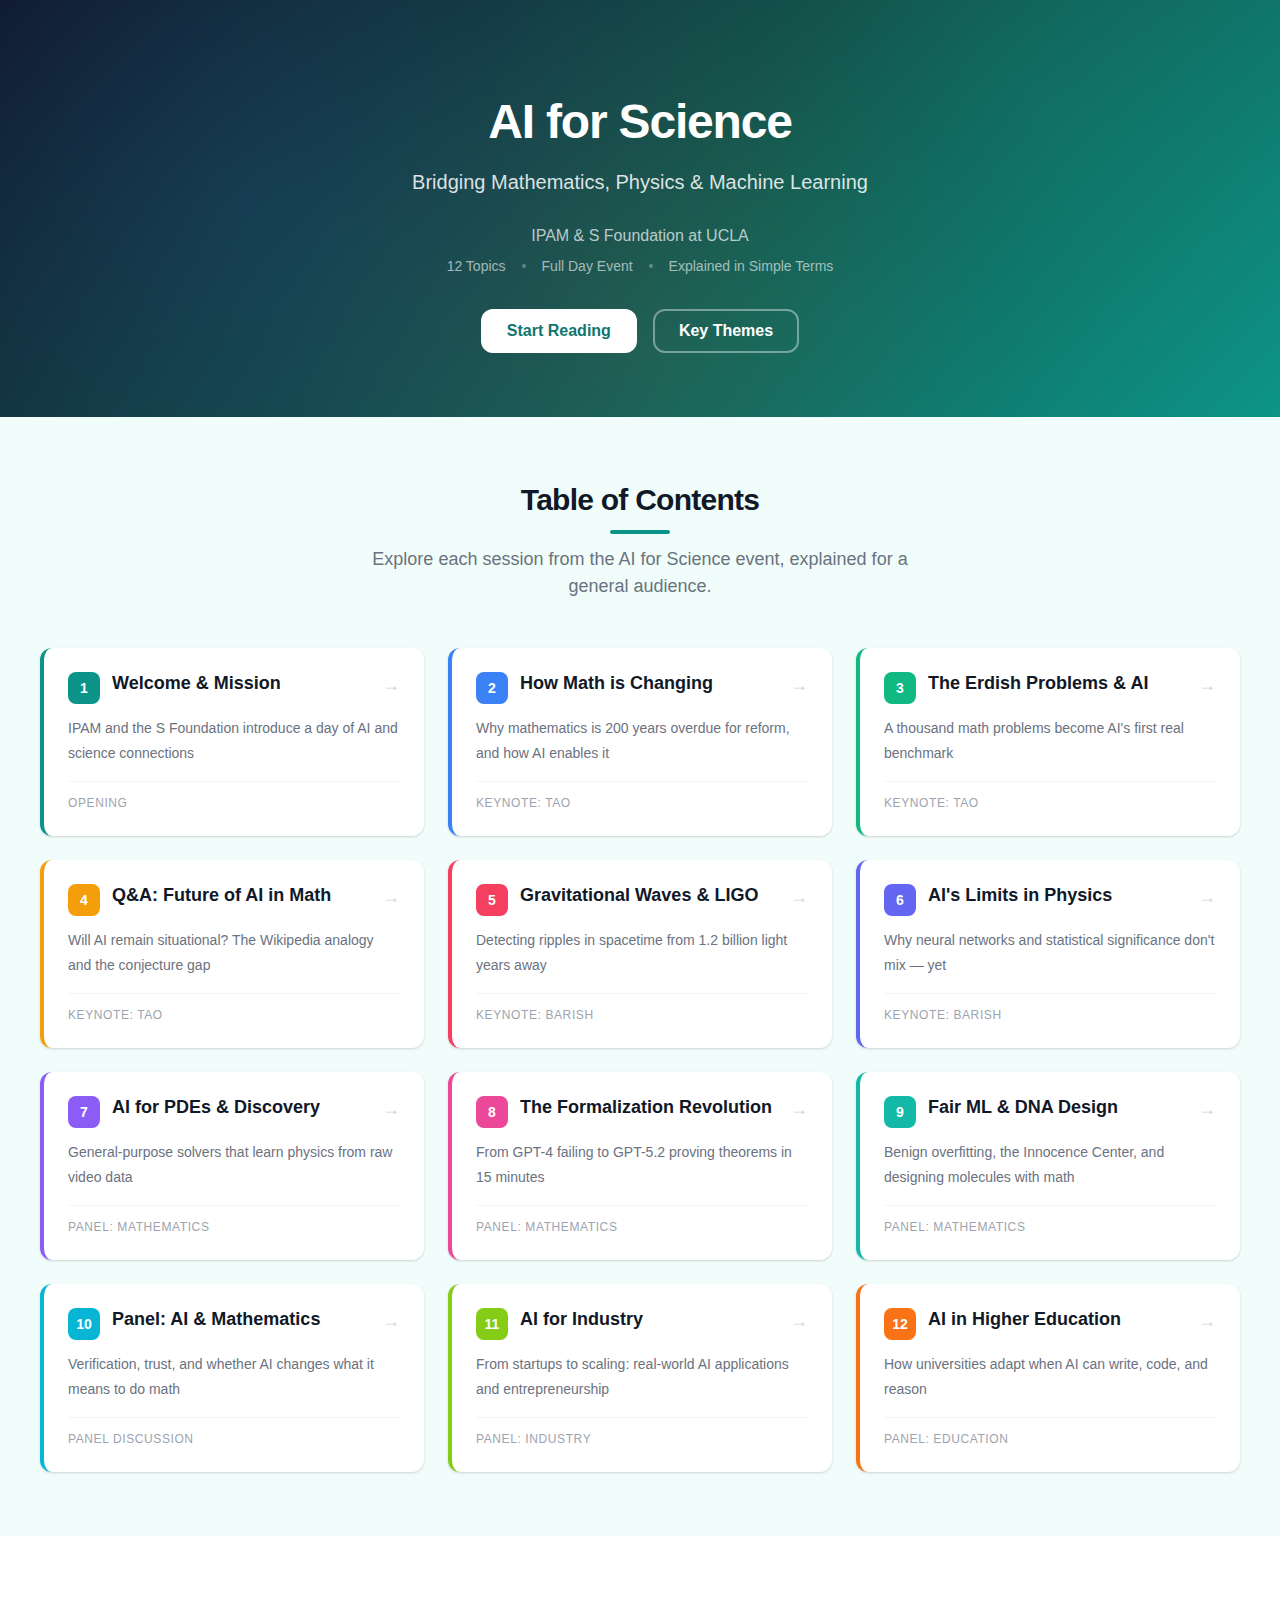
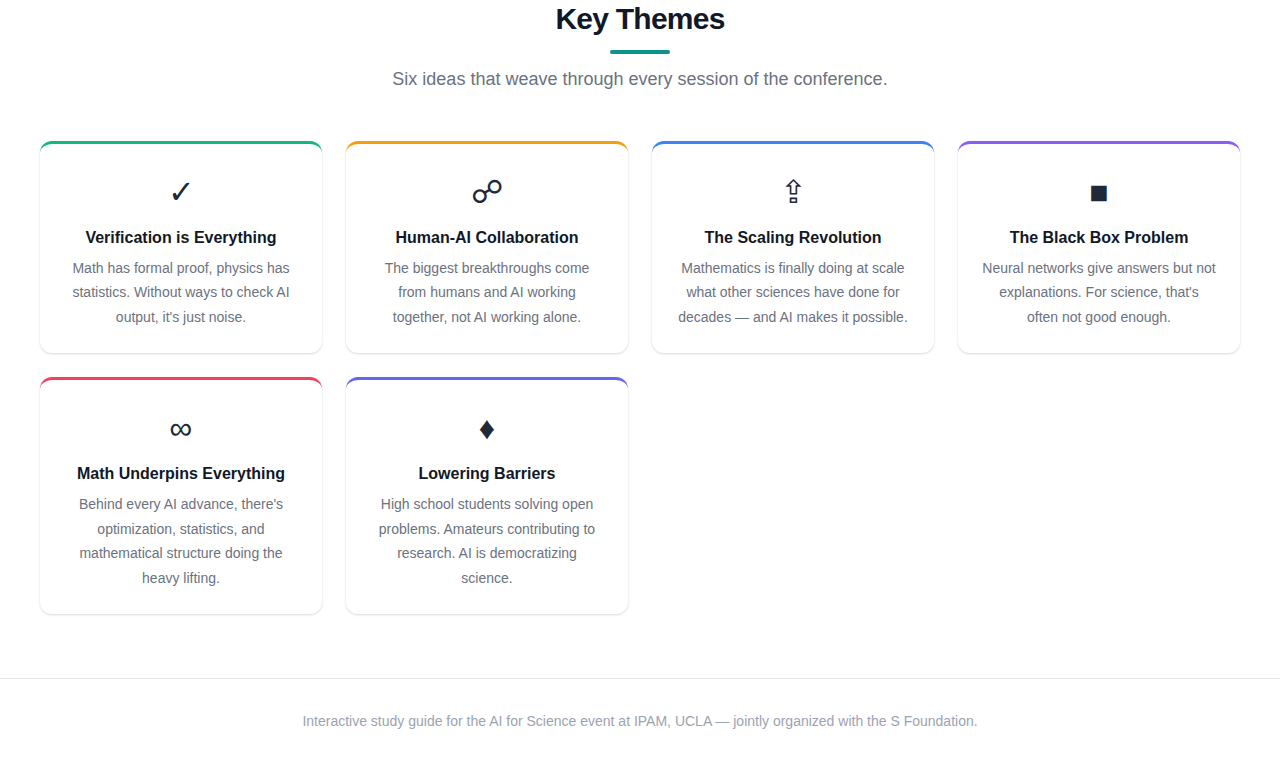
<file: index.html>
<!DOCTYPE html>
<html lang="en">
<head>
  <meta charset="UTF-8">
  <meta name="viewport" content="width=device-width, initial-scale=1.0">
  <title>AI for Science - Study Guide</title>
  <link rel="stylesheet" href="css/base.css">
  <link rel="stylesheet" href="css/landing.css">
</head>
<body>

  <!-- Hero Section -->
  <section class="hero">
    <h1 class="hero__title">AI for Science</h1>
    <p class="hero__subtitle">Bridging Mathematics, Physics &amp; Machine Learning</p>
    <p class="hero__author">IPAM &amp; S Foundation at UCLA</p>
    <div class="hero__meta">
      <span class="hero__meta-item">12 Topics</span>
      <span class="hero__meta-divider"></span>
      <span class="hero__meta-item">Full Day Event</span>
      <span class="hero__meta-divider"></span>
      <span class="hero__meta-item">Explained in Simple Terms</span>
    </div>
    <div class="hero__actions">
      <a href="reader.html" class="btn btn--primary">Start Reading</a>
      <a href="#themes" class="btn btn--outline">Key Themes</a>
    </div>
  </section>

  <!-- Table of Contents -->
  <section class="section">
    <div class="section__header">
      <h2 class="section__title">Table of Contents</h2>
      <p class="section__subtitle">Explore each session from the AI for Science event, explained for a general audience.</p>
    </div>

    <div class="grid">

      <!-- 1 -->
      <a href="reader.html?section=1" class="topic-card topic-card--1">
        <div class="topic-card__header">
          <span class="topic-card__number">1</span>
          <h3 class="topic-card__title">Welcome &amp; Mission</h3>
        </div>
        <p class="topic-card__desc">IPAM and the S Foundation introduce a day of AI and science connections</p>
        <span class="topic-card__label">Opening</span>
        <span class="topic-card__arrow">&#8594;</span>
      </a>

      <!-- 2 -->
      <a href="reader.html?section=2" class="topic-card topic-card--2">
        <div class="topic-card__header">
          <span class="topic-card__number">2</span>
          <h3 class="topic-card__title">How Math is Changing</h3>
        </div>
        <p class="topic-card__desc">Why mathematics is 200 years overdue for reform, and how AI enables it</p>
        <span class="topic-card__label">Keynote: Tao</span>
        <span class="topic-card__arrow">&#8594;</span>
      </a>

      <!-- 3 -->
      <a href="reader.html?section=3" class="topic-card topic-card--3">
        <div class="topic-card__header">
          <span class="topic-card__number">3</span>
          <h3 class="topic-card__title">The Erdish Problems &amp; AI</h3>
        </div>
        <p class="topic-card__desc">A thousand math problems become AI's first real benchmark</p>
        <span class="topic-card__label">Keynote: Tao</span>
        <span class="topic-card__arrow">&#8594;</span>
      </a>

      <!-- 4 -->
      <a href="reader.html?section=4" class="topic-card topic-card--4">
        <div class="topic-card__header">
          <span class="topic-card__number">4</span>
          <h3 class="topic-card__title">Q&amp;A: Future of AI in Math</h3>
        </div>
        <p class="topic-card__desc">Will AI remain situational? The Wikipedia analogy and the conjecture gap</p>
        <span class="topic-card__label">Keynote: Tao</span>
        <span class="topic-card__arrow">&#8594;</span>
      </a>

      <!-- 5 -->
      <a href="reader.html?section=5" class="topic-card topic-card--5">
        <div class="topic-card__header">
          <span class="topic-card__number">5</span>
          <h3 class="topic-card__title">Gravitational Waves &amp; LIGO</h3>
        </div>
        <p class="topic-card__desc">Detecting ripples in spacetime from 1.2 billion light years away</p>
        <span class="topic-card__label">Keynote: Barish</span>
        <span class="topic-card__arrow">&#8594;</span>
      </a>

      <!-- 6 -->
      <a href="reader.html?section=6" class="topic-card topic-card--6">
        <div class="topic-card__header">
          <span class="topic-card__number">6</span>
          <h3 class="topic-card__title">AI's Limits in Physics</h3>
        </div>
        <p class="topic-card__desc">Why neural networks and statistical significance don't mix &mdash; yet</p>
        <span class="topic-card__label">Keynote: Barish</span>
        <span class="topic-card__arrow">&#8594;</span>
      </a>

      <!-- 7 -->
      <a href="reader.html?section=7" class="topic-card topic-card--7">
        <div class="topic-card__header">
          <span class="topic-card__number">7</span>
          <h3 class="topic-card__title">AI for PDEs &amp; Discovery</h3>
        </div>
        <p class="topic-card__desc">General-purpose solvers that learn physics from raw video data</p>
        <span class="topic-card__label">Panel: Mathematics</span>
        <span class="topic-card__arrow">&#8594;</span>
      </a>

      <!-- 8 -->
      <a href="reader.html?section=8" class="topic-card topic-card--8">
        <div class="topic-card__header">
          <span class="topic-card__number">8</span>
          <h3 class="topic-card__title">The Formalization Revolution</h3>
        </div>
        <p class="topic-card__desc">From GPT-4 failing to GPT-5.2 proving theorems in 15 minutes</p>
        <span class="topic-card__label">Panel: Mathematics</span>
        <span class="topic-card__arrow">&#8594;</span>
      </a>

      <!-- 9 -->
      <a href="reader.html?section=9" class="topic-card topic-card--9">
        <div class="topic-card__header">
          <span class="topic-card__number">9</span>
          <h3 class="topic-card__title">Fair ML &amp; DNA Design</h3>
        </div>
        <p class="topic-card__desc">Benign overfitting, the Innocence Center, and designing molecules with math</p>
        <span class="topic-card__label">Panel: Mathematics</span>
        <span class="topic-card__arrow">&#8594;</span>
      </a>

      <!-- 10 -->
      <a href="reader.html?section=10" class="topic-card topic-card--10">
        <div class="topic-card__header">
          <span class="topic-card__number">10</span>
          <h3 class="topic-card__title">Panel: AI &amp; Mathematics</h3>
        </div>
        <p class="topic-card__desc">Verification, trust, and whether AI changes what it means to do math</p>
        <span class="topic-card__label">Panel Discussion</span>
        <span class="topic-card__arrow">&#8594;</span>
      </a>

      <!-- 11 -->
      <a href="reader.html?section=11" class="topic-card topic-card--11">
        <div class="topic-card__header">
          <span class="topic-card__number">11</span>
          <h3 class="topic-card__title">AI for Industry</h3>
        </div>
        <p class="topic-card__desc">From startups to scaling: real-world AI applications and entrepreneurship</p>
        <span class="topic-card__label">Panel: Industry</span>
        <span class="topic-card__arrow">&#8594;</span>
      </a>

      <!-- 12 -->
      <a href="reader.html?section=12" class="topic-card topic-card--12">
        <div class="topic-card__header">
          <span class="topic-card__number">12</span>
          <h3 class="topic-card__title">AI in Higher Education</h3>
        </div>
        <p class="topic-card__desc">How universities adapt when AI can write, code, and reason</p>
        <span class="topic-card__label">Panel: Education</span>
        <span class="topic-card__arrow">&#8594;</span>
      </a>

    </div>
  </section>

  <!-- Key Themes -->
  <section id="themes" class="section section--alt">
    <div class="section__header">
      <h2 class="section__title">Key Themes</h2>
      <p class="section__subtitle">Six ideas that weave through every session of the conference.</p>
    </div>

    <div class="grid grid--themes">

      <!-- Theme 1: Green / Emerald -->
      <div class="theme-card theme-card--emerald">
        <span class="theme-card__icon">&#10003;</span>
        <h3 class="theme-card__title">Verification is Everything</h3>
        <p class="theme-card__desc">Math has formal proof, physics has statistics. Without ways to check AI output, it's just noise.</p>
      </div>

      <!-- Theme 2: Amber -->
      <div class="theme-card theme-card--amber">
        <span class="theme-card__icon">&#9741;</span>
        <h3 class="theme-card__title">Human-AI Collaboration</h3>
        <p class="theme-card__desc">The biggest breakthroughs come from humans and AI working together, not AI working alone.</p>
      </div>

      <!-- Theme 3: Blue -->
      <div class="theme-card theme-card--blue">
        <span class="theme-card__icon">&#8682;</span>
        <h3 class="theme-card__title">The Scaling Revolution</h3>
        <p class="theme-card__desc">Mathematics is finally doing at scale what other sciences have done for decades &mdash; and AI makes it possible.</p>
      </div>

      <!-- Theme 4: Purple -->
      <div class="theme-card theme-card--purple">
        <span class="theme-card__icon">&#9632;</span>
        <h3 class="theme-card__title">The Black Box Problem</h3>
        <p class="theme-card__desc">Neural networks give answers but not explanations. For science, that's often not good enough.</p>
      </div>

      <!-- Theme 5: Rose -->
      <div class="theme-card theme-card--rose">
        <span class="theme-card__icon">&#8734;</span>
        <h3 class="theme-card__title">Math Underpins Everything</h3>
        <p class="theme-card__desc">Behind every AI advance, there's optimization, statistics, and mathematical structure doing the heavy lifting.</p>
      </div>

      <!-- Theme 6: Indigo -->
      <div class="theme-card theme-card--indigo">
        <span class="theme-card__icon">&#9830;</span>
        <h3 class="theme-card__title">Lowering Barriers</h3>
        <p class="theme-card__desc">High school students solving open problems. Amateurs contributing to research. AI is democratizing science.</p>
      </div>

    </div>
  </section>

  <!-- Footer -->
  <footer class="footer">
    <p class="footer__copy">Interactive study guide for the AI for Science event at IPAM, UCLA &mdash; jointly organized with the S Foundation.</p>
  </footer>

</body>
</html>
</file>
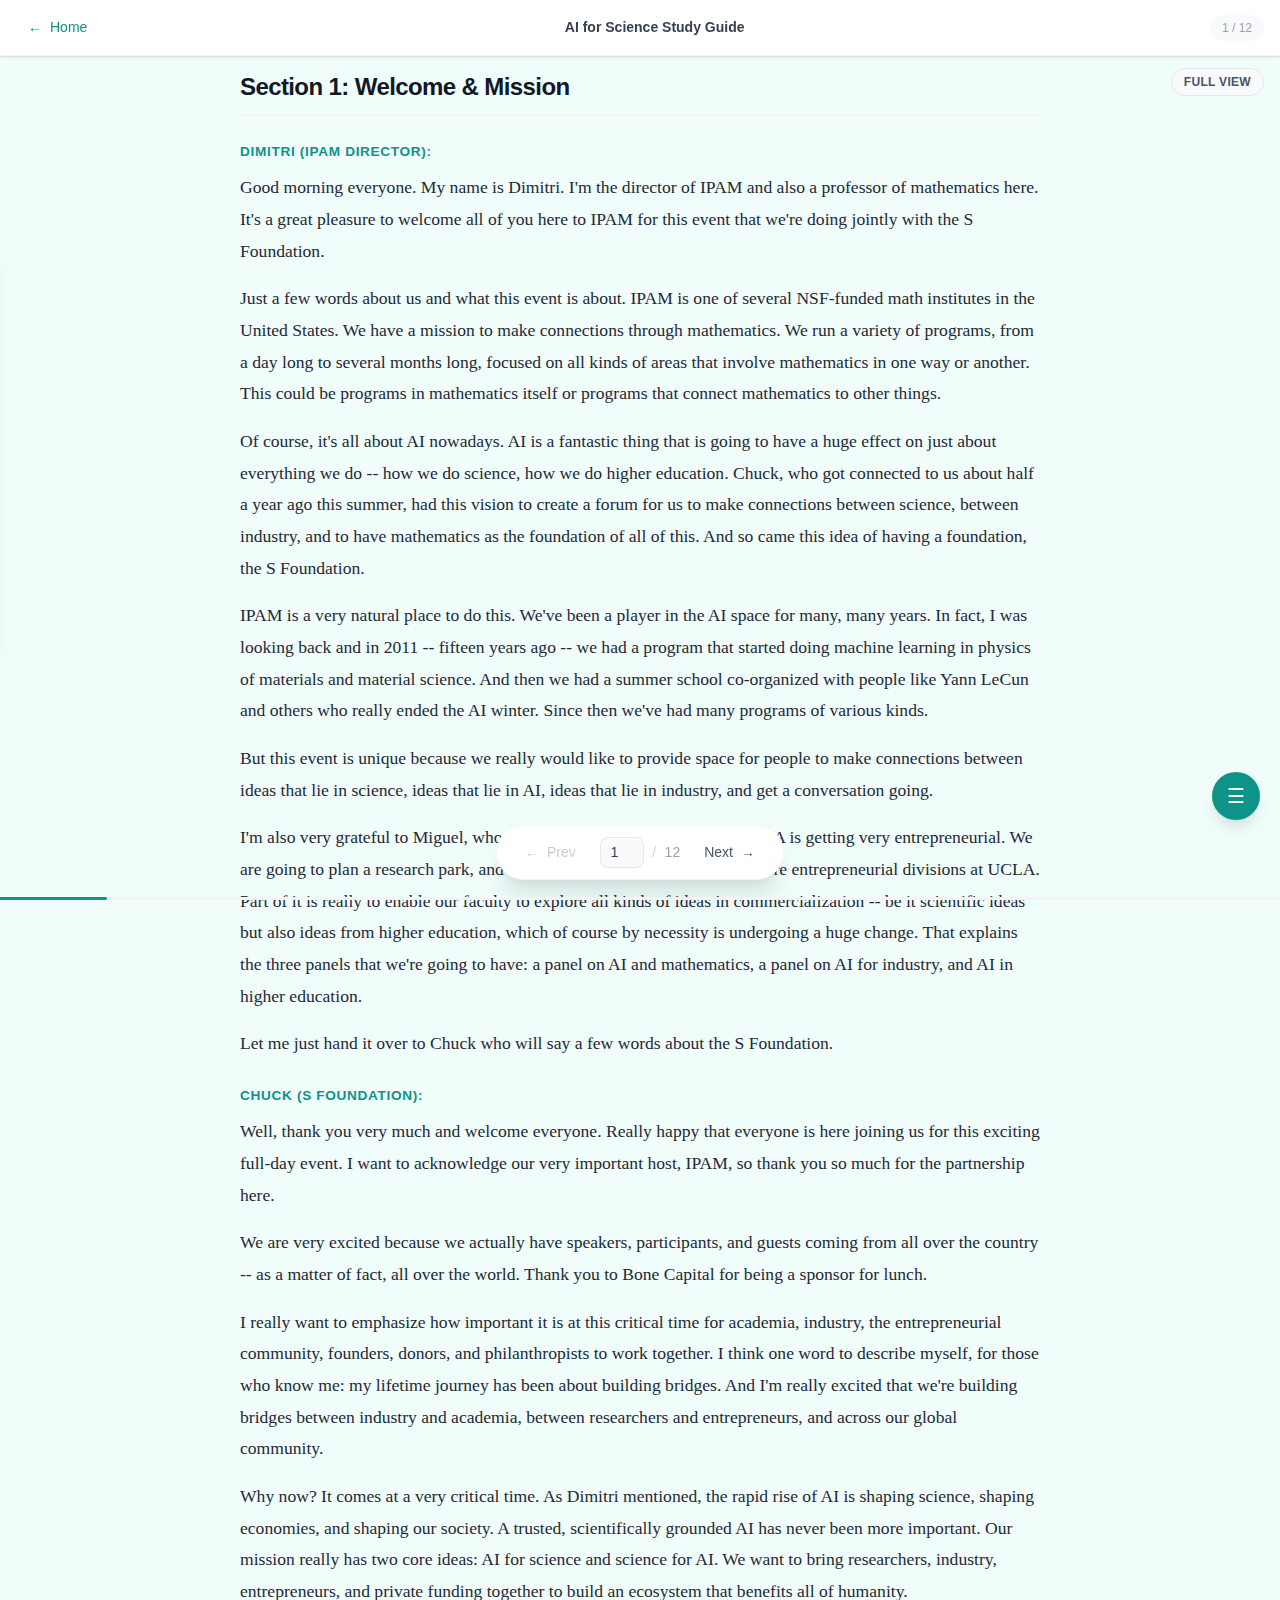
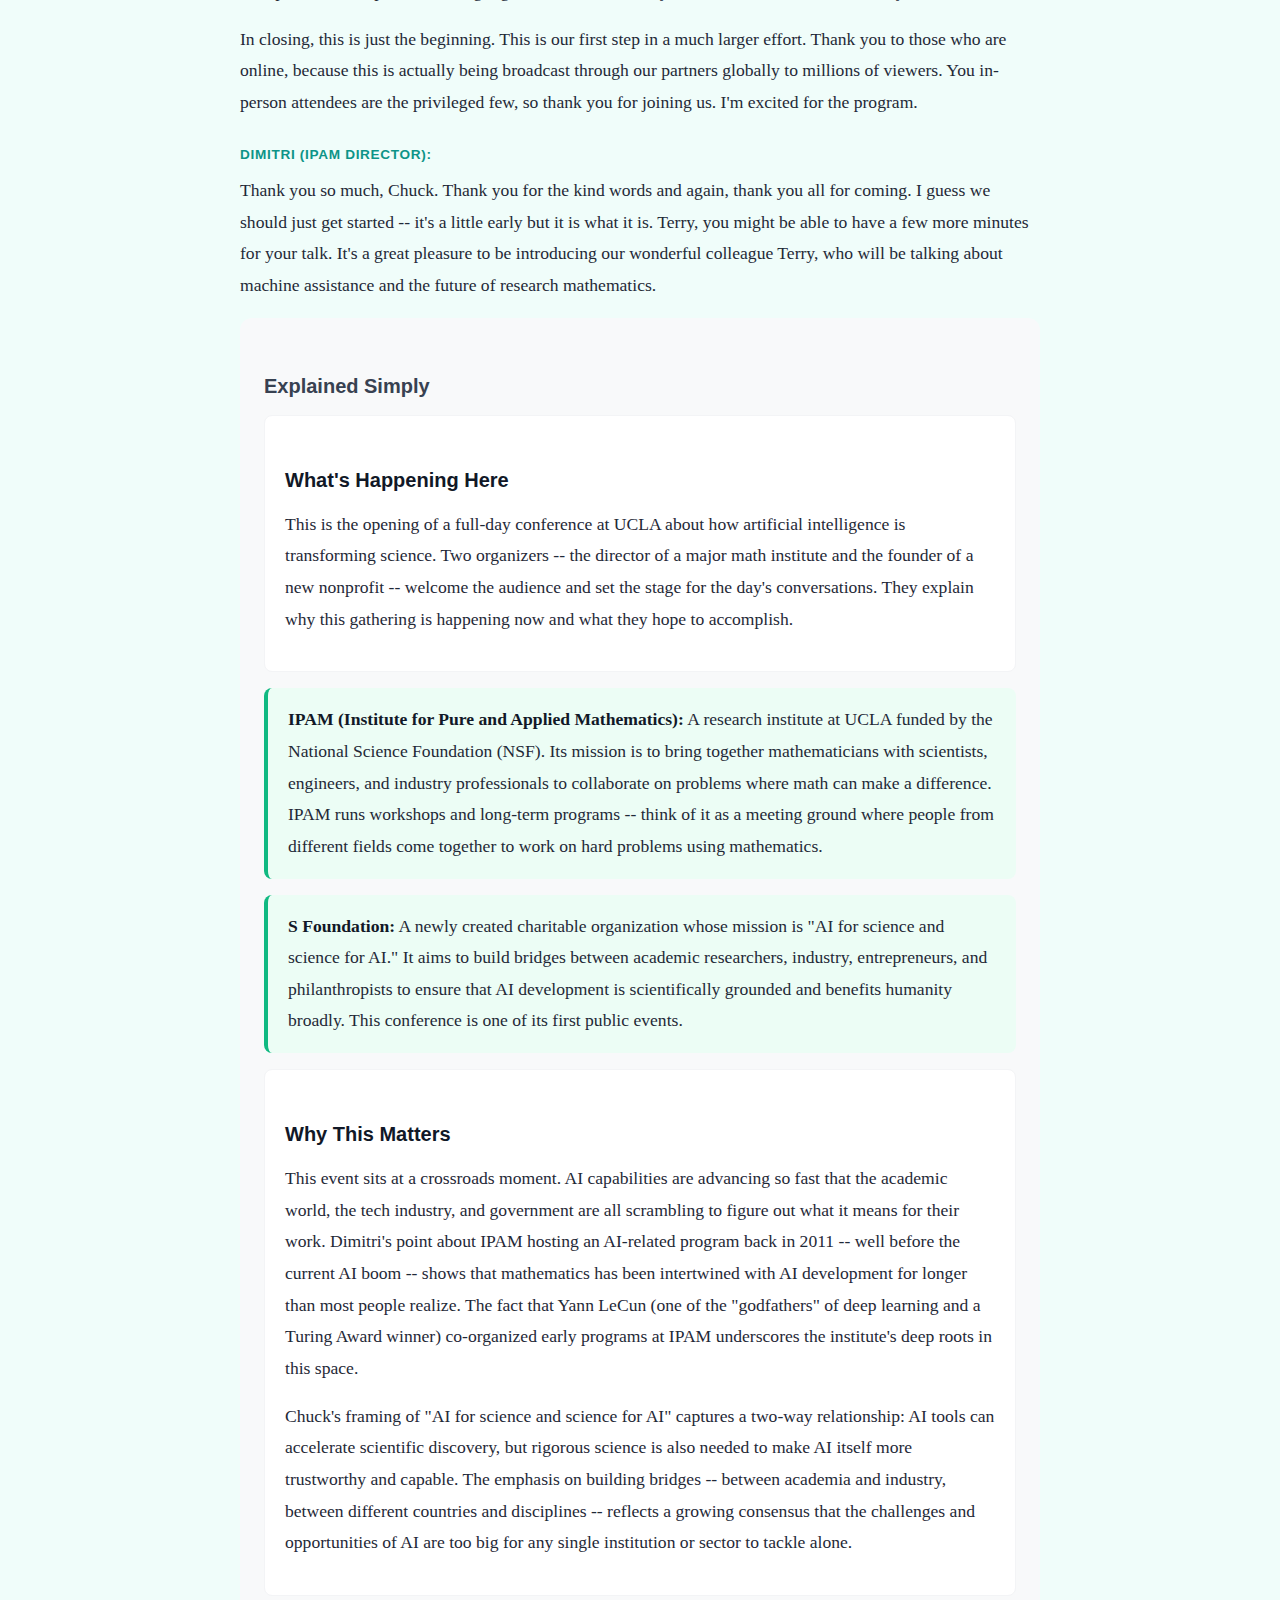
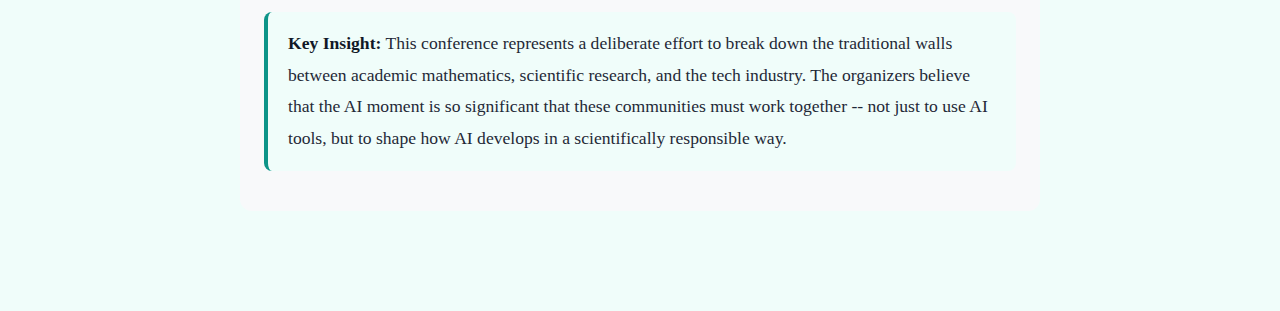
<file: reader.html>
<!DOCTYPE html>
<html lang="en">
<head>
  <meta charset="UTF-8">
  <meta name="viewport" content="width=device-width, initial-scale=1.0">
  <title>AI for Science - Reader</title>
  <link rel="stylesheet" href="css/base.css">
  <link rel="stylesheet" href="css/reader.css">
</head>
<body>

  <!-- Fixed Top Bar -->
  <header class="top-bar">
    <a href="index.html" class="top-bar__back">&#8592; <span>Home</span></a>
    <div class="top-bar__title">AI for Science Study Guide</div>
    <span id="page-counter" class="top-bar__page-counter">1 / 12</span>
  </header>

  <!-- View Indicator -->
  <div id="view-indicator" class="view-indicator view-indicator--all">Full View</div>

  <!-- Main Page Display -->
  <main id="page-display" class="reader-main">
    <div id="text-view" class="text-view">
      <div id="text-content">
        <div class="reader-loading">
          <div class="reader-loading__spinner"></div>
          <div class="reader-loading__text">Loading...</div>
        </div>
      </div>
    </div>
  </main>

  <!-- Bottom Navigation -->
  <nav class="bottom-nav">
    <button id="btn-prev" class="bottom-nav__btn bottom-nav__btn--prev" disabled>
      <span>Prev</span>
    </button>
    <div class="bottom-nav__center">
      <input id="page-input" class="bottom-nav__page-input" type="number" min="1" max="12" value="1">
      <span class="bottom-nav__separator">/</span>
      <span class="bottom-nav__total">12</span>
    </div>
    <button id="btn-next" class="bottom-nav__btn bottom-nav__btn--next">
      <span>Next</span>
    </button>
  </nav>

  <!-- Progress Bar -->
  <div class="progress-bar">
    <div id="progress-bar" class="progress-bar__fill" style="width: 8.33%"></div>
  </div>

  <!-- Zoom Panel -->
  <div id="zoom-panel" class="zoom-panel">
    <button class="zoom-panel__btn" data-zoom="70" title="70%">A&#8722;</button>
    <button class="zoom-panel__btn" data-zoom="80" title="80%">A&#8722;</button>
    <button class="zoom-panel__btn" data-zoom="90" title="90%">A</button>
    <button class="zoom-panel__btn active" data-zoom="100" title="100%">A</button>
    <button class="zoom-panel__btn" data-zoom="110" title="110%">A+</button>
    <button class="zoom-panel__btn" data-zoom="120" title="120%">A+</button>
    <button class="zoom-panel__btn" data-zoom="130" title="130%">A+</button>
    <button class="zoom-panel__btn" data-zoom="140" title="140%">A+</button>
  </div>

  <!-- Context FAB Button -->
  <button id="context-fab" class="context-fab" title="Menu (M)">&#9776;</button>

  <!-- Context Menu Overlay -->
  <div id="context-menu" class="context-overlay">
    <div class="context-menu">
      <div class="context-menu__header">
        <span class="context-menu__title">Menu</span>
        <button id="ctx-close" class="context-menu__close" title="Close (Esc)">&times;</button>
      </div>

      <!-- Navigation -->
      <div class="context-menu__section">
        <div class="context-menu__label">Navigation</div>
        <div class="context-menu__nav" style="display:flex;align-items:center;justify-content:space-between;">
          <button id="ctx-prev" class="context-menu__nav-item">&#8592; Previous</button>
          <span id="ctx-page-label" class="context-menu__page-label">Page 1 of 12</span>
          <button id="ctx-next" class="context-menu__nav-item">Next &#8594;</button>
        </div>
      </div>

      <!-- View & Theme Toggles -->
      <div class="context-menu__section">
        <div class="context-menu__label">Display</div>
        <button id="ctx-toggle-view" class="context-menu__nav-item" style="width:100%;justify-content:center;">
          &#128065; Toggle View Mode (V)
        </button>
        <button id="ctx-toggle-sepia" class="context-menu__nav-item" style="width:100%;justify-content:center;margin-top:var(--space-1);">
          &#9788; Toggle Sepia Theme (S)
        </button>
      </div>

      <!-- Search -->
      <div class="context-menu__section">
        <div class="context-menu__label">Search Sections</div>
        <div class="context-menu__search">
          <input id="search-input" class="context-menu__search-input" type="text" placeholder="Search topics...">
        </div>
        <div id="search-results" class="context-menu__search-results"></div>
      </div>

      <!-- Home Link -->
      <a href="index.html" class="context-menu__nav-item" style="justify-content:center;border-top:1px solid var(--color-gray-100);padding-top:var(--space-3);margin-top:var(--space-2);">
        &#8962; Back to Home
      </a>
    </div>
  </div>

  <!-- Scripts -->
  <script src="js/pages-data.js"></script>
  <script src="js/reader.js"></script>
</body>
</html>
</file>
<file: css/base.css>
/* ============================================================
   BASE.CSS - Design System
   AI for Science Conference Study Guide
   ============================================================ */

/* --- CSS Custom Properties (Design Tokens) --- */
:root {
  /* Colors - Primary Palette */
  --color-primary: #0d9488;
  --color-primary-light: #14b8a6;
  --color-primary-dark: #0f766e;
  --color-primary-50: #f0fdfa;
  --color-primary-100: #ccfbf1;
  --color-primary-200: #99f6e4;
  --color-primary-700: #0f766e;
  --color-primary-800: #115e59;
  --color-primary-900: #134e4a;

  /* Colors - Secondary */
  --color-secondary: #3b82f6;
  --color-secondary-light: #60a5fa;
  --color-secondary-dark: #2563eb;
  --color-secondary-50: #eff6ff;
  --color-secondary-100: #dbeafe;
  --color-secondary-700: #1d4ed8;

  /* Colors - Accent */
  --color-accent: #f59e0b;
  --color-accent-light: #fbbf24;
  --color-accent-dark: #d97706;
  --color-accent-50: #fffbeb;
  --color-accent-100: #fef3c7;

  /* Colors - Semantic */
  --color-success: #10b981;
  --color-success-light: #34d399;
  --color-success-dark: #059669;
  --color-success-50: #ecfdf5;
  --color-success-100: #d1fae5;

  --color-rose: #f43f5e;
  --color-rose-light: #fb7185;
  --color-rose-dark: #e11d48;
  --color-rose-50: #fff1f2;
  --color-rose-100: #ffe4e6;

  --color-indigo: #6366f1;
  --color-indigo-light: #818cf8;
  --color-indigo-dark: #4f46e5;
  --color-indigo-50: #eef2ff;
  --color-indigo-100: #e0e7ff;

  --color-purple: #8b5cf6;
  --color-purple-light: #a78bfa;
  --color-purple-dark: #7c3aed;
  --color-purple-50: #f5f3ff;
  --color-purple-100: #ede9fe;

  /* Neutrals */
  --color-white: #ffffff;
  --color-black: #000000;
  --color-gray-50: #f9fafb;
  --color-gray-100: #f3f4f6;
  --color-gray-200: #e5e7eb;
  --color-gray-300: #d1d5db;
  --color-gray-400: #9ca3af;
  --color-gray-500: #6b7280;
  --color-gray-600: #4b5563;
  --color-gray-700: #374151;
  --color-gray-800: #1f2937;
  --color-gray-900: #111827;

  /* Background */
  --bg-body: #f0fdfa;
  --bg-card: var(--color-white);
  --bg-muted: var(--color-gray-50);

  /* Typography */
  --font-sans: 'Inter', -apple-system, BlinkMacSystemFont, 'Segoe UI', Roboto,
    Oxygen, Ubuntu, Cantarell, 'Helvetica Neue', sans-serif;
  --font-serif: 'Georgia', 'Times New Roman', Times, serif;
  --font-mono: 'Fira Code', 'SF Mono', 'Cascadia Code', Consolas, monospace;

  --font-size-xs: 0.75rem;
  --font-size-sm: 0.875rem;
  --font-size-base: 1rem;
  --font-size-lg: 1.125rem;
  --font-size-xl: 1.25rem;
  --font-size-2xl: 1.5rem;
  --font-size-3xl: 1.875rem;
  --font-size-4xl: 2.25rem;
  --font-size-5xl: 3rem;

  --font-weight-normal: 400;
  --font-weight-medium: 500;
  --font-weight-semibold: 600;
  --font-weight-bold: 700;
  --font-weight-extrabold: 800;

  --line-height-tight: 1.25;
  --line-height-normal: 1.5;
  --line-height-relaxed: 1.75;
  --line-height-loose: 2;

  --letter-spacing-tight: -0.025em;
  --letter-spacing-normal: 0;
  --letter-spacing-wide: 0.025em;
  --letter-spacing-wider: 0.05em;
  --letter-spacing-widest: 0.1em;

  /* Spacing */
  --space-0: 0;
  --space-1: 0.25rem;
  --space-2: 0.5rem;
  --space-3: 0.75rem;
  --space-4: 1rem;
  --space-5: 1.25rem;
  --space-6: 1.5rem;
  --space-8: 2rem;
  --space-10: 2.5rem;
  --space-12: 3rem;
  --space-16: 4rem;
  --space-20: 5rem;
  --space-24: 6rem;

  /* Border Radius */
  --radius-sm: 4px;
  --radius-md: 8px;
  --radius-lg: 12px;
  --radius-xl: 16px;
  --radius-2xl: 24px;
  --radius-full: 9999px;

  /* Shadows */
  --shadow-xs: 0 1px 2px rgba(0, 0, 0, 0.05);
  --shadow-sm: 0 1px 3px rgba(0, 0, 0, 0.1), 0 1px 2px rgba(0, 0, 0, 0.06);
  --shadow-md: 0 4px 6px -1px rgba(0, 0, 0, 0.1),
    0 2px 4px -1px rgba(0, 0, 0, 0.06);
  --shadow-lg: 0 10px 15px -3px rgba(0, 0, 0, 0.1),
    0 4px 6px -2px rgba(0, 0, 0, 0.05);
  --shadow-xl: 0 20px 25px -5px rgba(0, 0, 0, 0.1),
    0 10px 10px -5px rgba(0, 0, 0, 0.04);
  --shadow-2xl: 0 25px 50px -12px rgba(0, 0, 0, 0.25);
  --shadow-inner: inset 0 2px 4px rgba(0, 0, 0, 0.06);

  /* Transitions */
  --transition-fast: 150ms ease;
  --transition-base: 200ms ease;
  --transition-slow: 300ms ease;
  --transition-slower: 500ms ease;

  /* Z-Index Scale */
  --z-dropdown: 100;
  --z-sticky: 200;
  --z-fixed: 300;
  --z-overlay: 400;
  --z-modal: 500;
  --z-popover: 600;
  --z-tooltip: 700;

  /* Layout */
  --container-sm: 640px;
  --container-md: 768px;
  --container-lg: 1024px;
  --container-xl: 1200px;
  --container-2xl: 1400px;
}


/* --- CSS Reset --- */
*,
*::before,
*::after {
  box-sizing: border-box;
  margin: 0;
  padding: 0;
}

html {
  -webkit-text-size-adjust: 100%;
  -moz-text-size-adjust: 100%;
  text-size-adjust: 100%;
  scroll-behavior: smooth;
  -webkit-font-smoothing: antialiased;
  -moz-osx-font-smoothing: grayscale;
}

body {
  min-height: 100vh;
  font-family: var(--font-sans);
  font-size: var(--font-size-base);
  font-weight: var(--font-weight-normal);
  line-height: var(--line-height-normal);
  color: var(--color-gray-800);
  background-color: var(--bg-body);
}

img,
picture,
video,
canvas,
svg {
  display: block;
  max-width: 100%;
}

input,
button,
textarea,
select {
  font: inherit;
  color: inherit;
}

button {
  cursor: pointer;
  border: none;
  background: none;
}

a {
  color: inherit;
  text-decoration: none;
}

ul,
ol {
  list-style: none;
}

h1, h2, h3, h4, h5, h6 {
  font-weight: var(--font-weight-bold);
  line-height: var(--line-height-tight);
  color: var(--color-gray-900);
  overflow-wrap: break-word;
}

p {
  overflow-wrap: break-word;
}

table {
  border-collapse: collapse;
  border-spacing: 0;
}

::selection {
  background-color: var(--color-primary-200);
  color: var(--color-primary-900);
}


/* --- Typography --- */
h1 {
  font-size: var(--font-size-4xl);
  letter-spacing: var(--letter-spacing-tight);
}

h2 {
  font-size: var(--font-size-3xl);
  letter-spacing: var(--letter-spacing-tight);
}

h3 {
  font-size: var(--font-size-2xl);
}

h4 {
  font-size: var(--font-size-xl);
}

h5 {
  font-size: var(--font-size-lg);
}

h6 {
  font-size: var(--font-size-base);
}

.text-xs { font-size: var(--font-size-xs); }
.text-sm { font-size: var(--font-size-sm); }
.text-base { font-size: var(--font-size-base); }
.text-lg { font-size: var(--font-size-lg); }
.text-xl { font-size: var(--font-size-xl); }
.text-2xl { font-size: var(--font-size-2xl); }
.text-3xl { font-size: var(--font-size-3xl); }
.text-4xl { font-size: var(--font-size-4xl); }

.text-muted { color: var(--color-gray-500); }
.text-primary { color: var(--color-primary); }
.text-secondary { color: var(--color-secondary); }
.text-accent { color: var(--color-accent); }

.font-medium { font-weight: var(--font-weight-medium); }
.font-semibold { font-weight: var(--font-weight-semibold); }
.font-bold { font-weight: var(--font-weight-bold); }


/* --- Container --- */
.container {
  width: 100%;
  max-width: var(--container-xl);
  margin-left: auto;
  margin-right: auto;
  padding-left: var(--space-6);
  padding-right: var(--space-6);
}

.container--sm { max-width: var(--container-sm); }
.container--md { max-width: var(--container-md); }
.container--lg { max-width: var(--container-lg); }
.container--xl { max-width: var(--container-xl); }


/* --- Keyframe Animations --- */
@keyframes fadeIn {
  from {
    opacity: 0;
  }
  to {
    opacity: 1;
  }
}

@keyframes fadeInUp {
  from {
    opacity: 0;
    transform: translateY(16px);
  }
  to {
    opacity: 1;
    transform: translateY(0);
  }
}

@keyframes slideIn {
  from {
    opacity: 0;
    transform: translateY(-10px);
  }
  to {
    opacity: 1;
    transform: translateY(0);
  }
}

@keyframes slideInLeft {
  from {
    opacity: 0;
    transform: translateX(-20px);
  }
  to {
    opacity: 1;
    transform: translateX(0);
  }
}

@keyframes slideInRight {
  from {
    opacity: 0;
    transform: translateX(20px);
  }
  to {
    opacity: 1;
    transform: translateX(0);
  }
}

@keyframes pulse {
  0%, 100% {
    opacity: 1;
  }
  50% {
    opacity: 0.6;
  }
}

@keyframes scaleIn {
  from {
    opacity: 0;
    transform: scale(0.95);
  }
  to {
    opacity: 1;
    transform: scale(1);
  }
}

@keyframes shimmer {
  0% {
    background-position: -200% 0;
  }
  100% {
    background-position: 200% 0;
  }
}

@keyframes spin {
  from {
    transform: rotate(0deg);
  }
  to {
    transform: rotate(360deg);
  }
}

/* Animation Utility Classes */
.animate-fade-in {
  animation: fadeIn var(--transition-slow) ease forwards;
}

.animate-fade-in-up {
  animation: fadeInUp var(--transition-slow) ease forwards;
}

.animate-slide-in {
  animation: slideIn var(--transition-slow) ease forwards;
}

.animate-pulse {
  animation: pulse 2s ease-in-out infinite;
}

.animate-scale-in {
  animation: scaleIn var(--transition-base) ease forwards;
}


/* --- Utility Classes --- */
.sr-only {
  position: absolute;
  width: 1px;
  height: 1px;
  padding: 0;
  margin: -1px;
  overflow: hidden;
  clip: rect(0, 0, 0, 0);
  white-space: nowrap;
  border-width: 0;
}

.truncate {
  overflow: hidden;
  text-overflow: ellipsis;
  white-space: nowrap;
}

.flex { display: flex; }
.flex-col { flex-direction: column; }
.items-center { align-items: center; }
.justify-center { justify-content: center; }
.justify-between { justify-content: space-between; }
.gap-1 { gap: var(--space-1); }
.gap-2 { gap: var(--space-2); }
.gap-3 { gap: var(--space-3); }
.gap-4 { gap: var(--space-4); }
.gap-6 { gap: var(--space-6); }
.gap-8 { gap: var(--space-8); }
</file>
<file: css/landing.css>
/* ============================================================
   LANDING.CSS - Landing / Index Page
   AI for Science Conference Study Guide
   ============================================================ */

/* --- Hero Section --- */
.hero {
  background: linear-gradient(135deg, #0f172a 0%, #134e4a 50%, #0d9488 100%);
  color: var(--color-white);
  text-align: center;
  padding: var(--space-24) var(--space-6) var(--space-16);
  position: relative;
  overflow: hidden;
}

.hero::before {
  content: '';
  position: absolute;
  top: 0;
  left: 0;
  right: 0;
  bottom: 0;
  background:
    radial-gradient(circle at 20% 50%, rgba(59, 130, 246, 0.12) 0%, transparent 50%),
    radial-gradient(circle at 80% 20%, rgba(16, 185, 129, 0.1) 0%, transparent 50%),
    radial-gradient(circle at 50% 80%, rgba(245, 158, 11, 0.06) 0%, transparent 50%);
  pointer-events: none;
}

.hero > * {
  position: relative;
  z-index: 1;
}

.hero__badge {
  display: inline-block;
  background: rgba(255, 255, 255, 0.12);
  border: 1px solid rgba(255, 255, 255, 0.2);
  color: var(--color-primary-200);
  padding: var(--space-2) var(--space-4);
  border-radius: var(--radius-full);
  font-size: var(--font-size-sm);
  font-weight: var(--font-weight-medium);
  letter-spacing: var(--letter-spacing-wide);
  text-transform: uppercase;
  margin-bottom: var(--space-6);
  animation: fadeInUp 0.6s ease forwards;
}

.hero__title {
  font-size: clamp(2rem, 5vw, var(--font-size-5xl));
  font-weight: var(--font-weight-extrabold);
  color: var(--color-white);
  margin-bottom: var(--space-4);
  letter-spacing: var(--letter-spacing-tight);
  line-height: 1.1;
  animation: fadeInUp 0.6s ease 0.1s both;
}

.hero__subtitle {
  font-size: clamp(1.1rem, 2.5vw, var(--font-size-xl));
  color: rgba(255, 255, 255, 0.85);
  max-width: 700px;
  margin: 0 auto var(--space-6);
  line-height: var(--line-height-relaxed);
  font-weight: var(--font-weight-normal);
  animation: fadeInUp 0.6s ease 0.2s both;
}

.hero__author {
  font-size: var(--font-size-base);
  color: rgba(255, 255, 255, 0.7);
  margin-bottom: var(--space-2);
  animation: fadeInUp 0.6s ease 0.3s both;
}

.hero__author strong {
  color: var(--color-white);
  font-weight: var(--font-weight-semibold);
}

.hero__meta {
  display: flex;
  align-items: center;
  justify-content: center;
  gap: var(--space-4);
  flex-wrap: wrap;
  font-size: var(--font-size-sm);
  color: rgba(255, 255, 255, 0.6);
  margin-bottom: var(--space-8);
  animation: fadeInUp 0.6s ease 0.35s both;
}

.hero__meta-item {
  display: flex;
  align-items: center;
  gap: var(--space-2);
}

.hero__meta-divider {
  width: 4px;
  height: 4px;
  border-radius: var(--radius-full);
  background: rgba(255, 255, 255, 0.3);
}

.hero__actions {
  display: flex;
  align-items: center;
  justify-content: center;
  gap: var(--space-4);
  flex-wrap: wrap;
  animation: fadeInUp 0.6s ease 0.4s both;
}


/* --- Buttons --- */
.btn {
  display: inline-flex;
  align-items: center;
  justify-content: center;
  gap: var(--space-2);
  padding: var(--space-3) var(--space-6);
  border-radius: var(--radius-lg);
  font-size: var(--font-size-base);
  font-weight: var(--font-weight-semibold);
  text-decoration: none;
  transition: all var(--transition-base);
  cursor: pointer;
  border: 2px solid transparent;
  line-height: 1;
  white-space: nowrap;
}

.btn--primary {
  background: var(--color-white);
  color: var(--color-primary-dark);
  border-color: var(--color-white);
}

.btn--primary:hover {
  background: var(--color-primary-50);
  transform: translateY(-1px);
  box-shadow: var(--shadow-lg);
}

.btn--outline {
  background: transparent;
  color: var(--color-white);
  border-color: rgba(255, 255, 255, 0.4);
}

.btn--outline:hover {
  background: rgba(255, 255, 255, 0.1);
  border-color: rgba(255, 255, 255, 0.7);
  transform: translateY(-1px);
}

.btn--sm {
  padding: var(--space-2) var(--space-4);
  font-size: var(--font-size-sm);
  border-radius: var(--radius-md);
}

.btn--ghost {
  background: transparent;
  color: var(--color-primary);
  border-color: transparent;
}

.btn--ghost:hover {
  background: var(--color-primary-50);
}


/* --- Section --- */
.section {
  padding: var(--space-16) var(--space-6);
}

.section--alt {
  background: var(--color-white);
}

.section__header {
  text-align: center;
  margin-bottom: var(--space-12);
}

.section__title {
  font-size: var(--font-size-3xl);
  font-weight: var(--font-weight-bold);
  color: var(--color-gray-900);
  margin-bottom: var(--space-3);
  position: relative;
  display: inline-block;
}

.section__title::after {
  content: '';
  display: block;
  width: 60px;
  height: 4px;
  background: var(--color-primary);
  border-radius: var(--radius-full);
  margin: var(--space-3) auto 0;
}

.section__subtitle {
  font-size: var(--font-size-lg);
  color: var(--color-gray-500);
  max-width: 600px;
  margin: 0 auto;
}


/* --- Grid --- */
.grid {
  display: grid;
  grid-template-columns: repeat(auto-fill, minmax(300px, 1fr));
  gap: 24px;
  max-width: var(--container-xl);
  margin: 0 auto;
}

.grid--themes {
  grid-template-columns: repeat(auto-fill, minmax(260px, 1fr));
}


/* --- Topic Card (12 sections, 12 colors) --- */
.topic-card {
  background: var(--color-white);
  border-radius: var(--radius-lg);
  padding: var(--space-6);
  border-left: 4px solid var(--color-gray-300);
  box-shadow: var(--shadow-sm);
  transition: all var(--transition-base);
  cursor: pointer;
  position: relative;
  display: flex;
  flex-direction: column;
  text-decoration: none;
  color: inherit;
}

.topic-card:hover {
  transform: translateY(-4px);
  box-shadow: var(--shadow-lg);
}

.topic-card:active {
  transform: translateY(-2px);
}

/* 12 Section Color Variants */
.topic-card--1  { border-left-color: #0d9488; }  /* Teal */
.topic-card--2  { border-left-color: #3b82f6; }  /* Blue */
.topic-card--3  { border-left-color: #10b981; }  /* Emerald */
.topic-card--4  { border-left-color: #f59e0b; }  /* Amber */
.topic-card--5  { border-left-color: #f43f5e; }  /* Rose */
.topic-card--6  { border-left-color: #6366f1; }  /* Indigo */
.topic-card--7  { border-left-color: #8b5cf6; }  /* Purple */
.topic-card--8  { border-left-color: #ec4899; }  /* Pink */
.topic-card--9  { border-left-color: #14b8a6; }  /* Teal lighter */
.topic-card--10 { border-left-color: #06b6d4; }  /* Cyan */
.topic-card--11 { border-left-color: #84cc16; }  /* Lime */
.topic-card--12 { border-left-color: #f97316; }  /* Orange */

.topic-card--1:hover  { border-left-color: #0f766e; }
.topic-card--2:hover  { border-left-color: #2563eb; }
.topic-card--3:hover  { border-left-color: #059669; }
.topic-card--4:hover  { border-left-color: #d97706; }
.topic-card--5:hover  { border-left-color: #e11d48; }
.topic-card--6:hover  { border-left-color: #4f46e5; }
.topic-card--7:hover  { border-left-color: #7c3aed; }
.topic-card--8:hover  { border-left-color: #db2777; }
.topic-card--9:hover  { border-left-color: #0d9488; }
.topic-card--10:hover { border-left-color: #0891b2; }
.topic-card--11:hover { border-left-color: #65a30d; }
.topic-card--12:hover { border-left-color: #ea580c; }

.topic-card__header {
  display: flex;
  align-items: flex-start;
  gap: var(--space-3);
  margin-bottom: var(--space-3);
}

.topic-card__number {
  display: flex;
  align-items: center;
  justify-content: center;
  width: 32px;
  height: 32px;
  min-width: 32px;
  border-radius: var(--radius-md);
  font-size: var(--font-size-sm);
  font-weight: var(--font-weight-bold);
  color: var(--color-white);
  background: var(--color-gray-400);
}

/* Number background colors matching borders */
.topic-card--1  .topic-card__number { background: #0d9488; }
.topic-card--2  .topic-card__number { background: #3b82f6; }
.topic-card--3  .topic-card__number { background: #10b981; }
.topic-card--4  .topic-card__number { background: #f59e0b; }
.topic-card--5  .topic-card__number { background: #f43f5e; }
.topic-card--6  .topic-card__number { background: #6366f1; }
.topic-card--7  .topic-card__number { background: #8b5cf6; }
.topic-card--8  .topic-card__number { background: #ec4899; }
.topic-card--9  .topic-card__number { background: #14b8a6; }
.topic-card--10 .topic-card__number { background: #06b6d4; }
.topic-card--11 .topic-card__number { background: #84cc16; }
.topic-card--12 .topic-card__number { background: #f97316; }

.topic-card__title {
  font-size: var(--font-size-lg);
  font-weight: var(--font-weight-semibold);
  color: var(--color-gray-900);
  line-height: var(--line-height-tight);
}

.topic-card__desc {
  font-size: var(--font-size-sm);
  color: var(--color-gray-500);
  line-height: var(--line-height-relaxed);
  flex: 1;
  margin-bottom: var(--space-4);
}

.topic-card__label {
  display: inline-block;
  font-size: var(--font-size-xs);
  font-weight: var(--font-weight-medium);
  color: var(--color-gray-400);
  text-transform: uppercase;
  letter-spacing: var(--letter-spacing-wider);
  padding-top: var(--space-3);
  border-top: 1px solid var(--color-gray-100);
}

.topic-card__arrow {
  position: absolute;
  top: var(--space-6);
  right: var(--space-6);
  color: var(--color-gray-300);
  transition: all var(--transition-base);
  font-size: var(--font-size-lg);
}

.topic-card:hover .topic-card__arrow {
  color: var(--color-primary);
  transform: translateX(4px);
}


/* --- Theme Card --- */
.theme-card {
  background: var(--color-white);
  border-radius: var(--radius-lg);
  padding: var(--space-6);
  border-top: 3px solid var(--color-gray-300);
  box-shadow: var(--shadow-sm);
  transition: all var(--transition-base);
  text-align: center;
}

.theme-card:hover {
  transform: scale(1.03);
  box-shadow: var(--shadow-md);
}

.theme-card--teal    { border-top-color: var(--color-primary); }
.theme-card--blue    { border-top-color: var(--color-secondary); }
.theme-card--emerald { border-top-color: var(--color-success); }
.theme-card--amber   { border-top-color: var(--color-accent); }
.theme-card--rose    { border-top-color: var(--color-rose); }
.theme-card--indigo  { border-top-color: var(--color-indigo); }
.theme-card--purple  { border-top-color: var(--color-purple); }

.theme-card__icon {
  font-size: 2rem;
  margin-bottom: var(--space-3);
  display: block;
}

.theme-card__title {
  font-size: var(--font-size-base);
  font-weight: var(--font-weight-semibold);
  color: var(--color-gray-900);
  margin-bottom: var(--space-2);
}

.theme-card__desc {
  font-size: var(--font-size-sm);
  color: var(--color-gray-500);
  line-height: var(--line-height-relaxed);
}


/* --- Stats Bar --- */
.stats {
  display: flex;
  justify-content: center;
  gap: var(--space-10);
  flex-wrap: wrap;
  padding: var(--space-8) var(--space-6);
  background: var(--color-white);
  border-bottom: 1px solid var(--color-gray-100);
}

.stat {
  text-align: center;
}

.stat__value {
  font-size: var(--font-size-3xl);
  font-weight: var(--font-weight-bold);
  color: var(--color-primary);
  line-height: 1;
  margin-bottom: var(--space-1);
}

.stat__label {
  font-size: var(--font-size-sm);
  color: var(--color-gray-500);
  text-transform: uppercase;
  letter-spacing: var(--letter-spacing-wider);
}


/* --- Footer --- */
.footer {
  text-align: center;
  padding: var(--space-8) var(--space-6);
  color: var(--color-gray-400);
  font-size: var(--font-size-sm);
  border-top: 1px solid var(--color-gray-200);
  background: var(--color-white);
}

.footer a {
  color: var(--color-primary);
  text-decoration: underline;
  text-decoration-color: transparent;
  transition: text-decoration-color var(--transition-base);
}

.footer a:hover {
  text-decoration-color: var(--color-primary);
}

.footer__links {
  display: flex;
  justify-content: center;
  gap: var(--space-6);
  margin-bottom: var(--space-3);
}

.footer__copy {
  color: var(--color-gray-400);
}


/* --- Search / Filter (optional landing feature) --- */
.search-bar {
  max-width: 500px;
  margin: 0 auto var(--space-8);
  position: relative;
}

.search-bar__input {
  width: 100%;
  padding: var(--space-3) var(--space-4) var(--space-3) var(--space-10);
  border: 2px solid var(--color-gray-200);
  border-radius: var(--radius-full);
  font-size: var(--font-size-base);
  background: var(--color-white);
  transition: all var(--transition-base);
  outline: none;
}

.search-bar__input:focus {
  border-color: var(--color-primary);
  box-shadow: 0 0 0 3px var(--color-primary-100);
}

.search-bar__icon {
  position: absolute;
  left: var(--space-4);
  top: 50%;
  transform: translateY(-50%);
  color: var(--color-gray-400);
}


/* --- Responsive --- */
@media (max-width: 768px) {
  .hero {
    padding: var(--space-16) var(--space-4) var(--space-12);
  }

  .hero__title {
    font-size: var(--font-size-3xl);
  }

  .hero__subtitle {
    font-size: var(--font-size-base);
  }

  .hero__actions {
    flex-direction: column;
    width: 100%;
  }

  .hero__actions .btn {
    width: 100%;
    max-width: 300px;
  }

  .hero__meta {
    flex-direction: column;
    gap: var(--space-2);
  }

  .hero__meta-divider {
    display: none;
  }

  .section {
    padding: var(--space-10) var(--space-4);
  }

  .section__title {
    font-size: var(--font-size-2xl);
  }

  .grid {
    grid-template-columns: 1fr;
    gap: 16px;
  }

  .grid--themes {
    grid-template-columns: 1fr 1fr;
  }

  .stats {
    gap: var(--space-6);
  }

  .stat__value {
    font-size: var(--font-size-2xl);
  }

  .footer__links {
    flex-direction: column;
    gap: var(--space-3);
  }
}

@media (max-width: 480px) {
  .grid--themes {
    grid-template-columns: 1fr;
  }

  .topic-card {
    padding: var(--space-4);
  }

  .topic-card__arrow {
    display: none;
  }
}
</file>
<file: css/reader.css>
/* ============================================================
   READER.CSS - Reader / Content Page
   AI for Science Conference Study Guide
   ============================================================ */

/* --- Top Bar (Fixed Header) --- */
.top-bar {
  position: fixed;
  top: 0;
  left: 0;
  right: 0;
  height: 56px;
  background: var(--color-white);
  box-shadow: var(--shadow-sm);
  display: flex;
  align-items: center;
  justify-content: space-between;
  padding: 0 var(--space-4);
  z-index: var(--z-fixed);
  border-bottom: 1px solid var(--color-gray-100);
}

.top-bar__back {
  display: flex;
  align-items: center;
  gap: var(--space-2);
  color: var(--color-primary);
  font-size: var(--font-size-sm);
  font-weight: var(--font-weight-medium);
  text-decoration: none;
  padding: var(--space-2) var(--space-3);
  border-radius: var(--radius-md);
  transition: all var(--transition-base);
  white-space: nowrap;
}

.top-bar__back:hover {
  background: var(--color-primary-50);
  color: var(--color-primary-dark);
}

.top-bar__title {
  font-size: var(--font-size-sm);
  font-weight: var(--font-weight-semibold);
  color: var(--color-gray-700);
  text-align: center;
  flex: 1;
  min-width: 0;
  overflow: hidden;
  text-overflow: ellipsis;
  white-space: nowrap;
  padding: 0 var(--space-3);
}

.top-bar__page-counter {
  font-size: var(--font-size-xs);
  color: var(--color-gray-400);
  font-weight: var(--font-weight-medium);
  white-space: nowrap;
  padding: var(--space-1) var(--space-3);
  background: var(--color-gray-50);
  border-radius: var(--radius-full);
}


/* --- Main Content Area --- */
.reader-main {
  margin-top: 72px;
  margin-bottom: 100px;
  padding: 0 var(--space-4);
}


/* --- Section Header --- */
.section-header {
  text-align: center;
  padding: var(--space-8) 0 var(--space-6);
  max-width: 800px;
  margin: 0 auto;
}

.section-header__number {
  display: inline-block;
  font-size: var(--font-size-sm);
  font-weight: var(--font-weight-bold);
  color: var(--color-primary);
  text-transform: uppercase;
  letter-spacing: var(--letter-spacing-widest);
  margin-bottom: var(--space-2);
}

.section-header__title {
  font-size: var(--font-size-3xl);
  font-weight: var(--font-weight-bold);
  color: var(--color-gray-900);
  margin-bottom: var(--space-3);
}

.section-header__desc {
  font-size: var(--font-size-base);
  color: var(--color-gray-500);
  line-height: var(--line-height-relaxed);
}


/* --- Text View (Prose Reading) --- */
.text-view {
  max-width: 800px;
  margin: 0 auto;
  font-family: var(--font-serif);
  font-size: 1.1rem;
  line-height: 1.8;
  color: var(--color-gray-800);
}

.text-view h1,
.text-view h2,
.text-view h3,
.text-view h4 {
  font-family: var(--font-sans);
  margin-top: var(--space-8);
  margin-bottom: var(--space-4);
}

.text-view h2 {
  font-size: var(--font-size-2xl);
  padding-bottom: var(--space-3);
  border-bottom: 2px solid var(--color-gray-100);
}

.text-view h3 {
  font-size: var(--font-size-xl);
  color: var(--color-gray-700);
}

.text-view p {
  margin-bottom: var(--space-4);
}

.text-view ul,
.text-view ol {
  margin-bottom: var(--space-4);
  padding-left: var(--space-6);
}

.text-view ul { list-style: disc; }
.text-view ol { list-style: decimal; }

.text-view li {
  margin-bottom: var(--space-2);
}

.text-view strong {
  font-weight: var(--font-weight-bold);
  color: var(--color-gray-900);
}

.text-view em {
  font-style: italic;
  color: var(--color-gray-600);
}

.text-view a {
  color: var(--color-primary);
  text-decoration: underline;
  text-decoration-color: var(--color-primary-200);
  text-underline-offset: 2px;
  transition: text-decoration-color var(--transition-base);
}

.text-view a:hover {
  text-decoration-color: var(--color-primary);
}


/* --- Speaker Labels --- */
.speaker {
  display: block;
  text-transform: uppercase;
  font-family: var(--font-sans);
  font-weight: var(--font-weight-bold);
  font-size: 0.85rem;
  letter-spacing: var(--letter-spacing-wider);
  margin-bottom: var(--space-2);
  margin-top: var(--space-6);
}

.speaker--host {
  color: var(--color-primary);
}

.speaker--guest {
  color: var(--color-secondary);
}

.speaker--moderator {
  color: var(--color-indigo);
}

.speaker--panelist {
  color: var(--color-purple);
}


/* --- Transcript Block --- */
.transcript-block {
  background: var(--color-white);
  border: 1px solid var(--color-gray-200);
  border-radius: 10px;
  padding: 24px;
  margin-bottom: var(--space-4);
  transition: box-shadow var(--transition-base);
}

.transcript-block:hover {
  box-shadow: var(--shadow-sm);
}

.transcript-block .speaker {
  margin-top: 0;
}

.transcript-block__text {
  font-family: var(--font-serif);
  font-size: 1.1rem;
  line-height: 1.8;
  color: var(--color-gray-700);
}

.transcript-block__text p {
  margin-bottom: var(--space-3);
}

.transcript-block__text p:last-child {
  margin-bottom: 0;
}

.transcript-block__timestamp {
  font-family: var(--font-sans);
  font-size: var(--font-size-xs);
  color: var(--color-gray-400);
  margin-top: var(--space-3);
  text-align: right;
}


/* --- Commentary Section --- */
.commentary {
  background: #f8f9fa;
  border-radius: var(--radius-lg);
  padding: var(--space-6);
  margin-bottom: var(--space-6);
}

.commentary__title {
  font-family: var(--font-sans);
  font-size: var(--font-size-lg);
  font-weight: var(--font-weight-bold);
  color: var(--color-gray-800);
  margin-bottom: var(--space-4);
  display: flex;
  align-items: center;
  gap: var(--space-2);
}

.commentary-section {
  background: var(--color-white);
  border-radius: var(--radius-md);
  padding: var(--space-5);
  margin-bottom: var(--space-4);
  border: 1px solid var(--color-gray-100);
}

.commentary-section:last-child {
  margin-bottom: 0;
}

.commentary-section__title {
  font-family: var(--font-sans);
  font-size: var(--font-size-base);
  font-weight: var(--font-weight-semibold);
  color: var(--color-gray-800);
  margin-bottom: var(--space-3);
}

.commentary-section__content {
  font-family: var(--font-serif);
  font-size: 1.05rem;
  line-height: 1.75;
  color: var(--color-gray-600);
}

.commentary-section__content p {
  margin-bottom: var(--space-3);
}

.commentary-section__content p:last-child {
  margin-bottom: 0;
}


/* --- Callout Boxes (Definition, Highlight, Warning, Quote) --- */
.callout {
  border-radius: var(--radius-md);
  padding: var(--space-4) var(--space-5);
  margin-bottom: var(--space-4);
  border-left: 4px solid;
}

.callout__title {
  font-family: var(--font-sans);
  font-size: var(--font-size-sm);
  font-weight: var(--font-weight-bold);
  text-transform: uppercase;
  letter-spacing: var(--letter-spacing-wide);
  margin-bottom: var(--space-2);
}

.callout__content {
  font-size: 1rem;
  line-height: 1.7;
}

/* Definition Box */
.callout--definition,
.definition-box {
  border-left-color: var(--color-success);
  background: var(--color-success-50);
}

.callout--definition .callout__title,
.definition-box__title {
  color: var(--color-success-dark);
}

.definition-box {
  border-radius: var(--radius-md);
  padding: var(--space-4) var(--space-5);
  margin-bottom: var(--space-4);
  border-left: 4px solid var(--color-success);
  background: var(--color-success-50);
}

.definition-box__title {
  font-family: var(--font-sans);
  font-size: var(--font-size-sm);
  font-weight: var(--font-weight-bold);
  text-transform: uppercase;
  letter-spacing: var(--letter-spacing-wide);
  color: var(--color-success-dark);
  margin-bottom: var(--space-2);
}

.definition-box__content {
  font-size: 1rem;
  line-height: 1.7;
  color: var(--color-gray-700);
}

/* Highlight Box */
.callout--highlight,
.highlight-box {
  border-left-color: var(--color-primary);
  background: var(--color-primary-50);
}

.callout--highlight .callout__title,
.highlight-box__title {
  color: var(--color-primary-dark);
}

.highlight-box {
  border-radius: var(--radius-md);
  padding: var(--space-4) var(--space-5);
  margin-bottom: var(--space-4);
  border-left: 4px solid var(--color-primary);
  background: var(--color-primary-50);
}

.highlight-box__title {
  font-family: var(--font-sans);
  font-size: var(--font-size-sm);
  font-weight: var(--font-weight-bold);
  text-transform: uppercase;
  letter-spacing: var(--letter-spacing-wide);
  color: var(--color-primary-dark);
  margin-bottom: var(--space-2);
}

.highlight-box__content {
  font-size: 1rem;
  line-height: 1.7;
  color: var(--color-gray-700);
}

/* Warning Box */
.callout--warning,
.warning-box {
  border-left-color: var(--color-accent);
  background: var(--color-accent-50);
}

.callout--warning .callout__title,
.warning-box__title {
  color: var(--color-accent-dark);
}

.warning-box {
  border-radius: var(--radius-md);
  padding: var(--space-4) var(--space-5);
  margin-bottom: var(--space-4);
  border-left: 4px solid var(--color-accent);
  background: var(--color-accent-50);
}

.warning-box__title {
  font-family: var(--font-sans);
  font-size: var(--font-size-sm);
  font-weight: var(--font-weight-bold);
  text-transform: uppercase;
  letter-spacing: var(--letter-spacing-wide);
  color: var(--color-accent-dark);
  margin-bottom: var(--space-2);
}

.warning-box__content {
  font-size: 1rem;
  line-height: 1.7;
  color: var(--color-gray-700);
}

/* Quote Box */
.callout--quote,
.quote-box {
  border-left-color: var(--color-indigo);
  background: var(--color-indigo-50);
}

.callout--quote .callout__title,
.quote-box__title {
  color: var(--color-indigo-dark);
}

.quote-box {
  border-radius: var(--radius-md);
  padding: var(--space-4) var(--space-5);
  margin-bottom: var(--space-4);
  border-left: 4px solid var(--color-indigo);
  background: var(--color-indigo-50);
}

.quote-box__title {
  font-family: var(--font-sans);
  font-size: var(--font-size-sm);
  font-weight: var(--font-weight-bold);
  text-transform: uppercase;
  letter-spacing: var(--letter-spacing-wide);
  color: var(--color-indigo-dark);
  margin-bottom: var(--space-2);
}

.quote-box__content {
  font-size: 1rem;
  line-height: 1.7;
  color: var(--color-gray-700);
  font-style: italic;
}


/* --- Bottom Navigation Bar --- */
.bottom-nav {
  position: fixed;
  bottom: 20px;
  left: 50%;
  transform: translateX(-50%);
  background: var(--color-white);
  border-radius: var(--radius-full);
  box-shadow: var(--shadow-xl);
  display: flex;
  align-items: center;
  gap: var(--space-2);
  padding: var(--space-2) var(--space-3);
  z-index: var(--z-fixed);
  border: 1px solid var(--color-gray-100);
}

.bottom-nav__btn {
  display: flex;
  align-items: center;
  justify-content: center;
  gap: var(--space-2);
  padding: var(--space-2) var(--space-4);
  border-radius: var(--radius-full);
  font-size: var(--font-size-sm);
  font-weight: var(--font-weight-medium);
  color: var(--color-gray-600);
  background: transparent;
  border: none;
  cursor: pointer;
  transition: all var(--transition-base);
  white-space: nowrap;
}

.bottom-nav__btn:hover {
  background: var(--color-gray-100);
  color: var(--color-gray-900);
}

.bottom-nav__btn:disabled {
  opacity: 0.3;
  cursor: not-allowed;
}

.bottom-nav__btn--prev::before {
  content: '\2190';
}

.bottom-nav__btn--next::after {
  content: '\2192';
}

.bottom-nav__page-input {
  width: 44px;
  text-align: center;
  padding: var(--space-1) var(--space-2);
  border: 1px solid var(--color-gray-200);
  border-radius: var(--radius-md);
  font-size: var(--font-size-sm);
  font-weight: var(--font-weight-medium);
  color: var(--color-gray-700);
  background: var(--color-gray-50);
  outline: none;
  transition: border-color var(--transition-base);
}

.bottom-nav__page-input:focus {
  border-color: var(--color-primary);
  box-shadow: 0 0 0 2px var(--color-primary-100);
}

.bottom-nav__separator {
  color: var(--color-gray-300);
  font-size: var(--font-size-sm);
  padding: 0 var(--space-1);
}

.bottom-nav__total {
  font-size: var(--font-size-sm);
  color: var(--color-gray-400);
  font-weight: var(--font-weight-medium);
}


/* --- Progress Bar --- */
.progress-bar {
  position: fixed;
  bottom: 0;
  left: 0;
  right: 0;
  height: 3px;
  background: var(--color-gray-100);
  z-index: var(--z-fixed);
}

.progress-bar__fill {
  height: 100%;
  background: var(--color-primary);
  border-radius: 0 var(--radius-full) var(--radius-full) 0;
  transition: width var(--transition-slow);
  min-width: 0;
}


/* --- Context FAB (Floating Action Button) --- */
.context-fab {
  position: fixed;
  bottom: 80px;
  right: 20px;
  width: 48px;
  height: 48px;
  border-radius: var(--radius-full);
  background: var(--color-primary);
  color: var(--color-white);
  display: flex;
  align-items: center;
  justify-content: center;
  font-size: var(--font-size-xl);
  border: none;
  cursor: pointer;
  box-shadow: var(--shadow-lg);
  transition: all var(--transition-base);
  z-index: var(--z-fixed);
}

.context-fab:hover {
  background: var(--color-primary-dark);
  transform: scale(1.08);
  box-shadow: var(--shadow-xl);
}

.context-fab:active {
  transform: scale(0.95);
}


/* --- Context Menu Overlay --- */
.context-overlay {
  position: fixed;
  inset: 0;
  background: rgba(0, 0, 0, 0.4);
  backdrop-filter: blur(4px);
  z-index: var(--z-modal);
  display: flex;
  align-items: center;
  justify-content: center;
  opacity: 0;
  visibility: hidden;
  transition: all var(--transition-base);
}

.context-overlay.active {
  opacity: 1;
  visibility: visible;
}

.context-menu {
  background: var(--color-white);
  border-radius: var(--radius-xl);
  box-shadow: var(--shadow-2xl);
  width: 90%;
  max-width: 400px;
  max-height: 80vh;
  overflow-y: auto;
  padding: var(--space-6);
  transform: scale(0.95) translateY(10px);
  transition: transform var(--transition-base);
}

.context-overlay.active .context-menu {
  transform: scale(1) translateY(0);
}

.context-menu__header {
  display: flex;
  align-items: center;
  justify-content: space-between;
  margin-bottom: var(--space-4);
  padding-bottom: var(--space-3);
  border-bottom: 1px solid var(--color-gray-100);
}

.context-menu__title {
  font-size: var(--font-size-lg);
  font-weight: var(--font-weight-bold);
  color: var(--color-gray-900);
}

.context-menu__close {
  width: 32px;
  height: 32px;
  border-radius: var(--radius-full);
  display: flex;
  align-items: center;
  justify-content: center;
  color: var(--color-gray-400);
  cursor: pointer;
  transition: all var(--transition-base);
  font-size: var(--font-size-lg);
}

.context-menu__close:hover {
  background: var(--color-gray-100);
  color: var(--color-gray-600);
}

.context-menu__nav {
  margin-bottom: var(--space-4);
}

.context-menu__nav-title {
  font-size: var(--font-size-xs);
  font-weight: var(--font-weight-bold);
  text-transform: uppercase;
  letter-spacing: var(--letter-spacing-widest);
  color: var(--color-gray-400);
  margin-bottom: var(--space-2);
}

.context-menu__nav-list {
  display: flex;
  flex-direction: column;
  gap: var(--space-1);
}

.context-menu__nav-item {
  display: flex;
  align-items: center;
  gap: var(--space-3);
  padding: var(--space-2) var(--space-3);
  border-radius: var(--radius-md);
  font-size: var(--font-size-sm);
  color: var(--color-gray-600);
  cursor: pointer;
  transition: all var(--transition-base);
  text-decoration: none;
}

.context-menu__nav-item:hover {
  background: var(--color-gray-50);
  color: var(--color-gray-900);
}

.context-menu__nav-item.active {
  background: var(--color-primary-50);
  color: var(--color-primary);
  font-weight: var(--font-weight-medium);
}

.context-menu__section {
  margin-bottom: var(--space-4);
  padding-bottom: var(--space-4);
  border-bottom: 1px solid var(--color-gray-100);
}

.context-menu__section:last-child {
  margin-bottom: 0;
  padding-bottom: 0;
  border-bottom: none;
}

.context-menu__label {
  font-size: var(--font-size-xs);
  font-weight: var(--font-weight-bold);
  text-transform: uppercase;
  letter-spacing: var(--letter-spacing-widest);
  color: var(--color-gray-400);
  margin-bottom: var(--space-3);
}

/* Toggle Switch */
.toggle {
  display: flex;
  align-items: center;
  justify-content: space-between;
  padding: var(--space-2) 0;
}

.toggle__label {
  font-size: var(--font-size-sm);
  color: var(--color-gray-700);
}

.toggle__switch {
  position: relative;
  width: 44px;
  height: 24px;
  background: var(--color-gray-200);
  border-radius: var(--radius-full);
  cursor: pointer;
  transition: background var(--transition-base);
}

.toggle__switch.active {
  background: var(--color-primary);
}

.toggle__switch::after {
  content: '';
  position: absolute;
  top: 2px;
  left: 2px;
  width: 20px;
  height: 20px;
  background: var(--color-white);
  border-radius: var(--radius-full);
  box-shadow: var(--shadow-sm);
  transition: transform var(--transition-base);
}

.toggle__switch.active::after {
  transform: translateX(20px);
}

/* Context Menu Search */
.context-menu__search {
  position: relative;
  margin-bottom: var(--space-3);
}

.context-menu__search-input {
  width: 100%;
  padding: var(--space-2) var(--space-3) var(--space-2) var(--space-8);
  border: 1px solid var(--color-gray-200);
  border-radius: var(--radius-md);
  font-size: var(--font-size-sm);
  outline: none;
  transition: border-color var(--transition-base);
  background: var(--color-gray-50);
}

.context-menu__search-input:focus {
  border-color: var(--color-primary);
  background: var(--color-white);
}

.context-menu__search-icon {
  position: absolute;
  left: var(--space-3);
  top: 50%;
  transform: translateY(-50%);
  color: var(--color-gray-400);
  font-size: var(--font-size-sm);
}


/* --- Sepia Theme --- */
body.sepia {
  --bg-body: #f5f0e8;
  --bg-card: #faf6ef;
  --color-gray-100: #e8e0d0;
  --color-gray-200: #d4cabb;
  --color-gray-800: #3d3529;
  --color-gray-900: #2d2518;
}

body.sepia .top-bar {
  background: #faf6ef;
  border-bottom-color: #e8e0d0;
}

body.sepia .transcript-block {
  background: #faf6ef;
  border-color: #e8e0d0;
}

body.sepia .commentary {
  background: #efe8db;
}

body.sepia .commentary-section {
  background: #faf6ef;
  border-color: #e8e0d0;
}

body.sepia .bottom-nav {
  background: #faf6ef;
  border-color: #e8e0d0;
}

body.sepia .text-view {
  color: #3d3529;
}

body.sepia .context-menu {
  background: #faf6ef;
}

body.sepia .definition-box {
  background: #f0ebe0;
}

body.sepia .highlight-box {
  background: #ece7db;
}

body.sepia .warning-box {
  background: #f5edd8;
}

body.sepia .quote-box {
  background: #eee9df;
}


/* --- Zoom Panel --- */
.zoom-panel {
  position: fixed;
  left: -60px;
  top: 50%;
  transform: translateY(-50%);
  background: var(--color-white);
  border-radius: 0 var(--radius-lg) var(--radius-lg) 0;
  box-shadow: var(--shadow-lg);
  padding: var(--space-2);
  display: flex;
  flex-direction: column;
  gap: var(--space-2);
  z-index: var(--z-fixed);
  transition: left var(--transition-slow);
  border: 1px solid var(--color-gray-100);
  border-left: none;
}

.zoom-panel:hover,
.zoom-panel.visible {
  left: 0;
}

.zoom-panel__btn {
  width: 40px;
  height: 40px;
  border-radius: var(--radius-md);
  display: flex;
  align-items: center;
  justify-content: center;
  font-size: var(--font-size-lg);
  color: var(--color-gray-600);
  cursor: pointer;
  transition: all var(--transition-base);
  border: none;
  background: transparent;
}

.zoom-panel__btn:hover {
  background: var(--color-gray-100);
  color: var(--color-gray-900);
}

.zoom-panel__btn:active {
  background: var(--color-primary-50);
  color: var(--color-primary);
}

.zoom-panel__level {
  font-size: var(--font-size-xs);
  font-weight: var(--font-weight-bold);
  color: var(--color-gray-500);
  text-align: center;
  padding: var(--space-1) 0;
}


/* --- View Toggle (Transcript / Commentary) --- */
body.view-transcript .commentary {
  display: none;
}

body.view-commentary .transcript-block {
  display: none;
}

body.view-commentary .speaker {
  display: none;
}


/* --- View Indicator Badge --- */
.view-indicator {
  position: fixed;
  top: 68px;
  right: var(--space-4);
  padding: var(--space-1) var(--space-3);
  border-radius: var(--radius-full);
  font-size: var(--font-size-xs);
  font-weight: var(--font-weight-semibold);
  text-transform: uppercase;
  letter-spacing: var(--letter-spacing-wide);
  z-index: var(--z-sticky);
  animation: fadeIn var(--transition-base) ease;
  pointer-events: none;
}

.view-indicator--transcript {
  background: var(--color-primary-50);
  color: var(--color-primary-dark);
  border: 1px solid var(--color-primary-200);
}

.view-indicator--commentary {
  background: var(--color-secondary-50);
  color: var(--color-secondary-dark);
  border: 1px solid var(--color-secondary-100);
}

.view-indicator--all {
  background: var(--color-gray-50);
  color: var(--color-gray-600);
  border: 1px solid var(--color-gray-200);
}


/* --- Page Transition --- */
.page-content {
  animation: fadeIn 0.3s ease;
}


/* --- Loading State --- */
.reader-loading {
  display: flex;
  align-items: center;
  justify-content: center;
  min-height: 60vh;
  flex-direction: column;
  gap: var(--space-4);
}

.reader-loading__spinner {
  width: 40px;
  height: 40px;
  border: 3px solid var(--color-gray-200);
  border-top-color: var(--color-primary);
  border-radius: var(--radius-full);
  animation: spin 0.8s linear infinite;
}

.reader-loading__text {
  font-size: var(--font-size-sm);
  color: var(--color-gray-400);
}


/* --- Search Highlight --- */
.search-highlight {
  background: var(--color-accent-100);
  border-radius: 2px;
  padding: 1px 2px;
}

.search-highlight--active {
  background: var(--color-accent);
  color: var(--color-white);
}


/* --- Responsive --- */
@media (max-width: 768px) {
  .top-bar {
    padding: 0 var(--space-3);
  }

  .top-bar__title {
    font-size: var(--font-size-xs);
  }

  .reader-main {
    margin-top: 64px;
    margin-bottom: 90px;
    padding: 0 var(--space-3);
  }

  .text-view {
    font-size: 1rem;
    line-height: 1.7;
  }

  .section-header__title {
    font-size: var(--font-size-2xl);
  }

  .transcript-block {
    padding: var(--space-4);
    border-radius: var(--radius-md);
  }

  .commentary {
    padding: var(--space-4);
  }

  .commentary-section {
    padding: var(--space-4);
  }

  .bottom-nav {
    bottom: 12px;
    left: 12px;
    right: 12px;
    transform: none;
    justify-content: space-between;
    border-radius: var(--radius-xl);
  }

  .context-fab {
    bottom: 72px;
    right: 12px;
    width: 44px;
    height: 44px;
  }

  .context-menu {
    width: 95%;
    max-height: 85vh;
    padding: var(--space-4);
  }

  .zoom-panel {
    display: none;
  }

  .view-indicator {
    top: 60px;
    right: var(--space-3);
    font-size: 0.65rem;
    padding: 2px var(--space-2);
  }

  .callout,
  .definition-box,
  .highlight-box,
  .warning-box,
  .quote-box {
    padding: var(--space-3) var(--space-4);
  }
}

@media (max-width: 480px) {
  .top-bar__back span {
    display: none;
  }

  .bottom-nav__btn span {
    display: none;
  }

  .section-header {
    padding: var(--space-6) 0 var(--space-4);
  }

  .section-header__title {
    font-size: var(--font-size-xl);
  }
}
</file>
